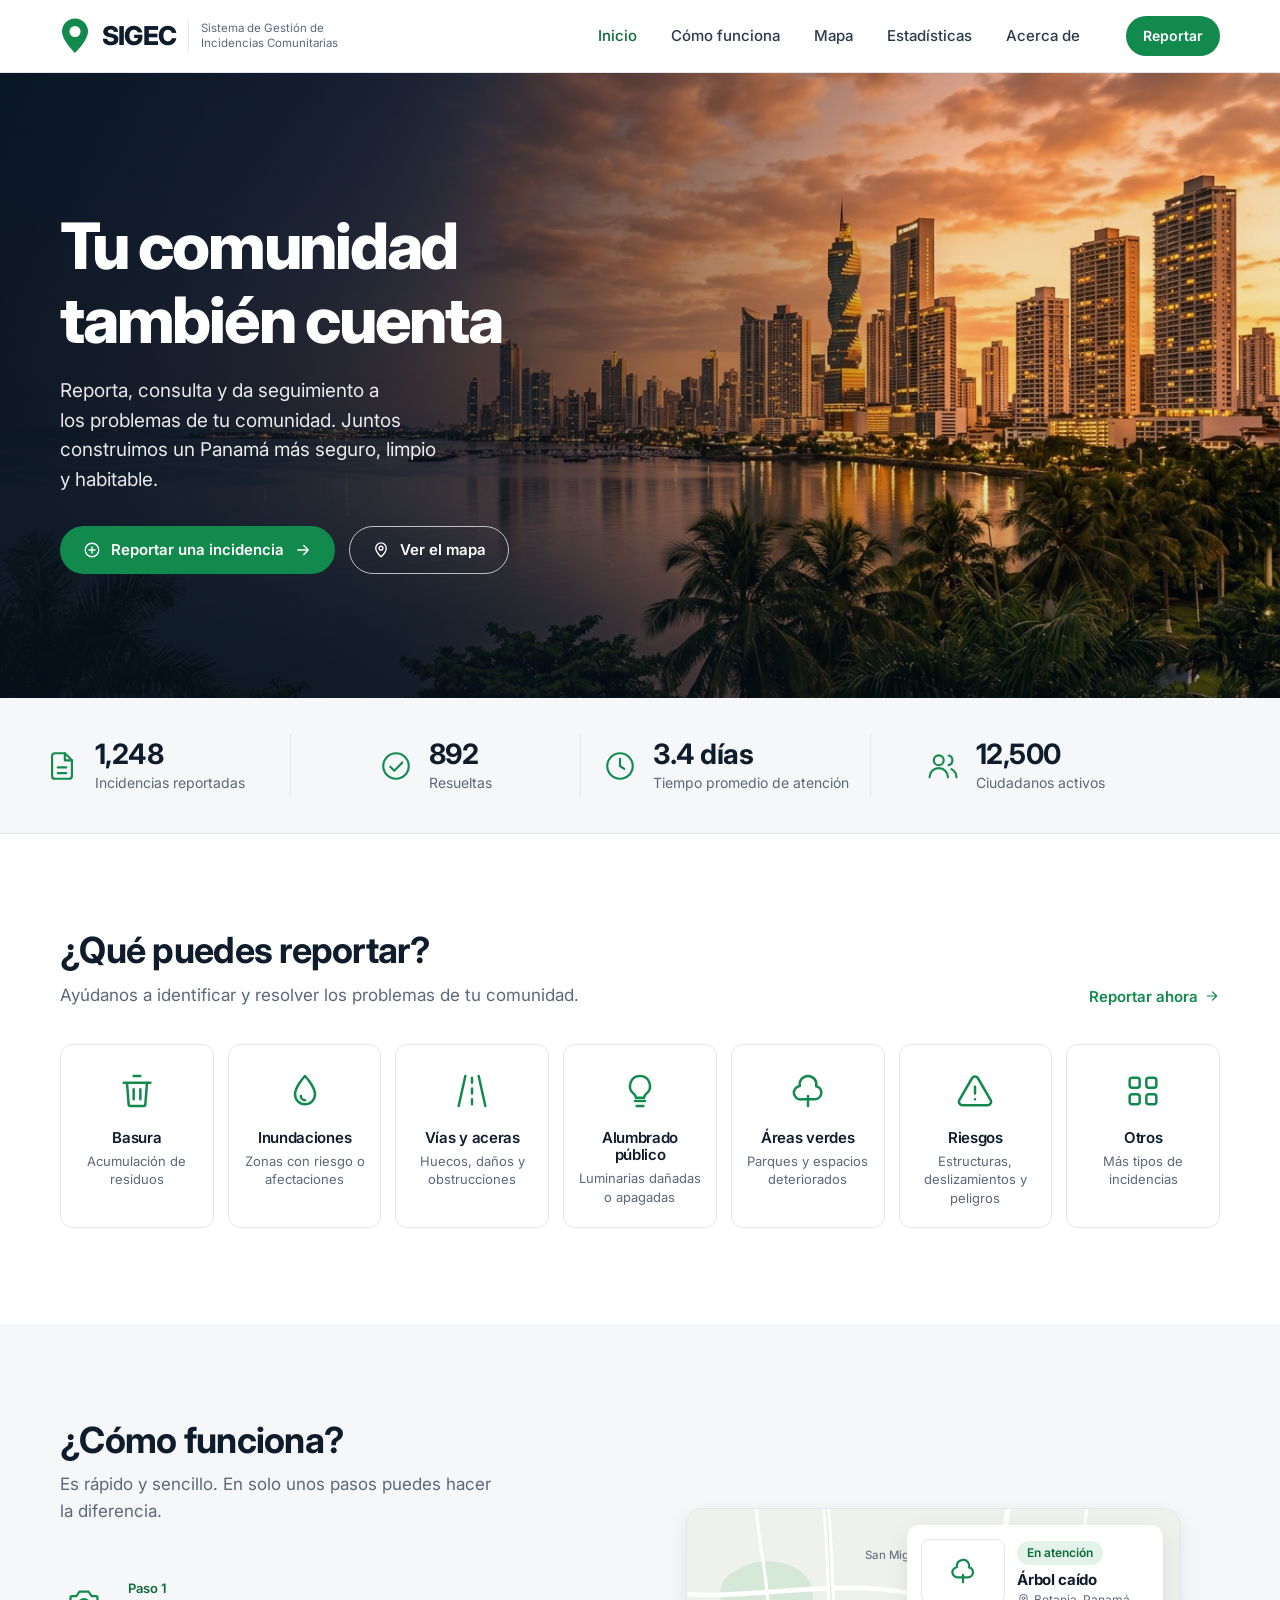
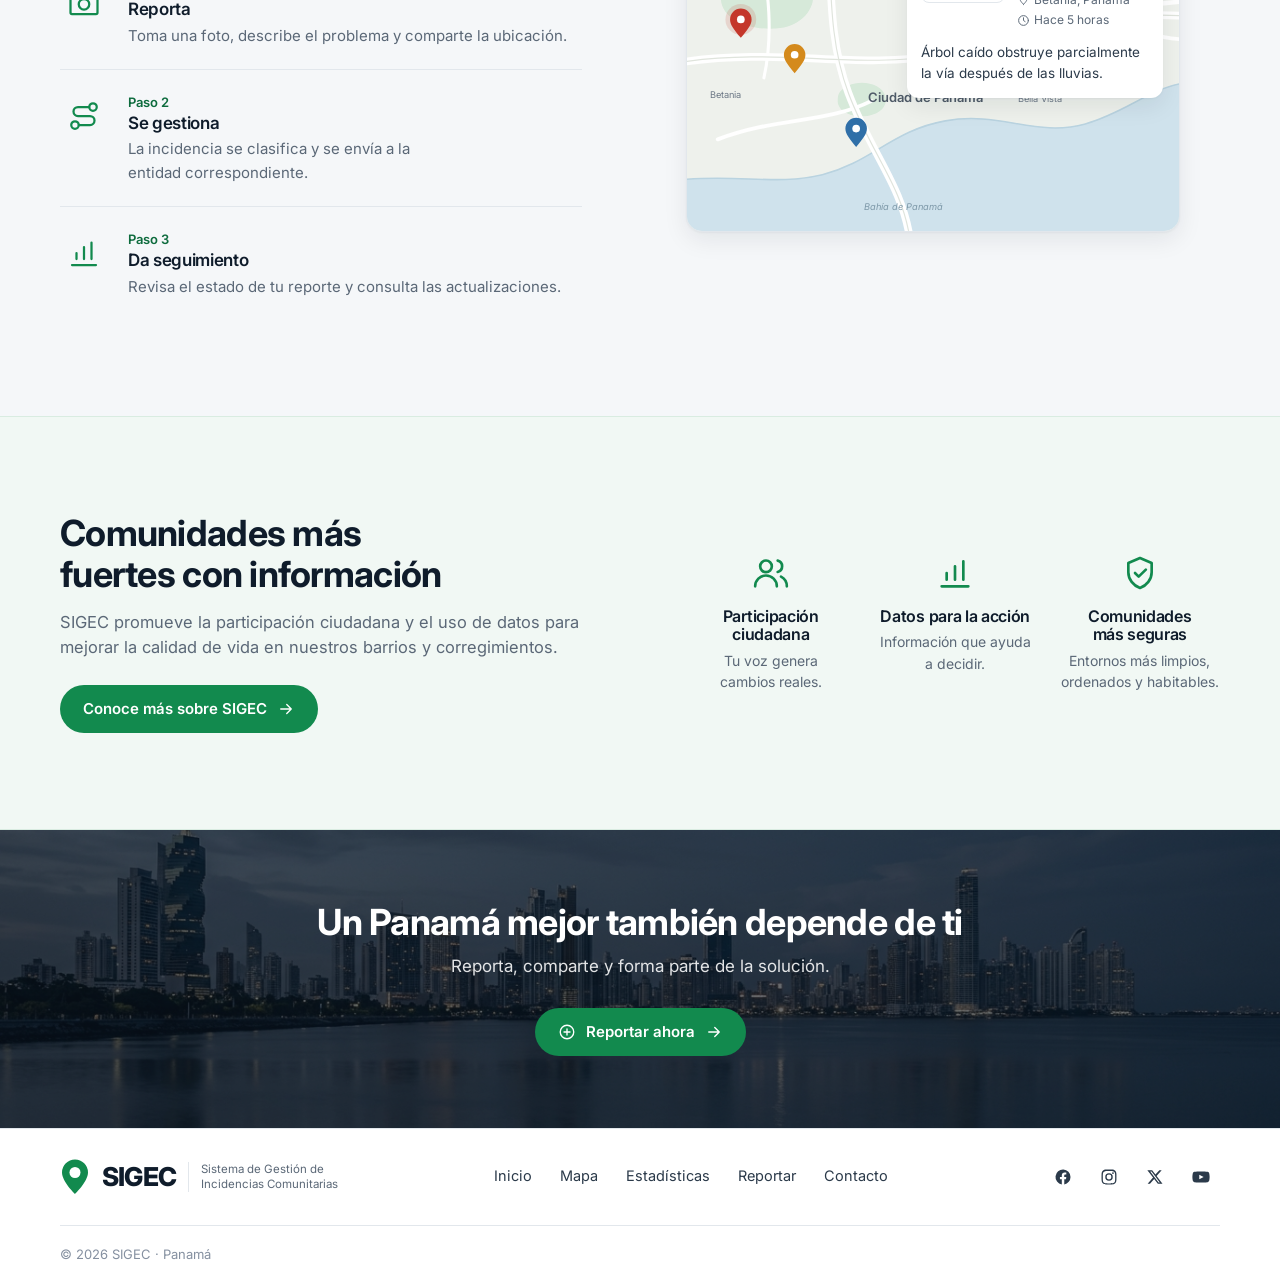
<file: index.html>
﻿<!doctype html>
<html lang="es">
<head>
  <meta charset="utf-8">
  <meta name="viewport" content="width=device-width, initial-scale=1">
  <title>SIGEC · Sistema de Gestión de Incidencias Comunitarias</title>
  <meta name="description" content="Reporta, consulta y da seguimiento a los problemas de tu comunidad en Panamá.">
  <meta name="theme-color" content="#128a4e">
  <link rel="icon" href="assets/favicon.svg" type="image/svg+xml">
  <link rel="preconnect" href="https://fonts.googleapis.com">
  <link rel="preconnect" href="https://fonts.gstatic.com" crossorigin>
  <link href="https://fonts.googleapis.com/css2?family=Inter:wght@400;500;600;700;800&display=swap" rel="stylesheet">
  <link rel="preload" as="image" href="assets/hero.jpg" fetchpriority="high">
  <link rel="stylesheet" href="css/styles.css">
</head>
<body>

  <!-- Iconos (sprite SVG) -->
  <svg width="0" height="0" style="position:absolute" aria-hidden="true">
    <symbol id="i-plus-circle" viewBox="0 0 24 24"><circle cx="12" cy="12" r="9"/><path d="M12 8v8M8 12h8"/></symbol>
    <symbol id="i-arrow" viewBox="0 0 24 24"><path d="M5 12h14M13 6l6 6-6 6"/></symbol>
    <symbol id="i-pin" viewBox="0 0 24 24"><path d="M12 21s-7-6.2-7-11.5a7 7 0 0 1 14 0C19 14.8 12 21 12 21z"/><circle cx="12" cy="9.5" r="2.5"/></symbol>
    <symbol id="i-doc" viewBox="0 0 24 24"><path d="M14 3H7a2 2 0 0 0-2 2v14a2 2 0 0 0 2 2h10a2 2 0 0 0 2-2V8z"/><path d="M14 3v5h5M9 13h6M9 17h6"/></symbol>
    <symbol id="i-check-circle" viewBox="0 0 24 24"><circle cx="12" cy="12" r="9"/><path d="m8 12.5 2.8 2.8L16.5 9.5"/></symbol>
    <symbol id="i-clock" viewBox="0 0 24 24"><circle cx="12" cy="12" r="9"/><path d="M12 7v5l3 2"/></symbol>
    <symbol id="i-users" viewBox="0 0 24 24"><circle cx="9" cy="8" r="3.5"/><path d="M2.5 20a6.5 6.5 0 0 1 13 0"/><path d="M16 4.6a3.5 3.5 0 0 1 0 6.8M18 14.2a6.5 6.5 0 0 1 3.5 5.8"/></symbol>
    <symbol id="i-trash" viewBox="0 0 24 24"><path d="M4 7h16M10 3h4M6 7l1 13a1 1 0 0 0 1 1h8a1 1 0 0 0 1-1l1-13M10 11v6M14 11v6"/></symbol>
    <symbol id="i-drop" viewBox="0 0 24 24"><path d="M12 3s6 6.4 6 11a6 6 0 0 1-12 0c0-4.6 6-11 6-11z"/><path d="M9.5 15a2.5 2.5 0 0 0 2.5 2.5"/></symbol>
    <symbol id="i-road" viewBox="0 0 24 24"><path d="M8 3 4 21M16 3l4 18M12 4v3M12 10.5v3M12 17v3"/></symbol>
    <symbol id="i-bulb" viewBox="0 0 24 24"><path d="M9 18h6M10 21h4"/><path d="M12 3a6 6 0 0 0-3.6 10.8c.8.6 1.1 1.4 1.1 2.2h5c0-.8.3-1.6 1.1-2.2A6 6 0 0 0 12 3z"/></symbol>
    <symbol id="i-tree" viewBox="0 0 24 24"><path d="M12 21v-6"/><path d="M12 3a5 5 0 0 0-4.9 6A4 4 0 0 0 8 17h8a4 4 0 0 0 .9-7.9A5 5 0 0 0 12 3z"/></symbol>
    <symbol id="i-alert" viewBox="0 0 24 24"><path d="M10.3 4.2 2.6 17.5A2 2 0 0 0 4.3 20.5h15.4a2 2 0 0 0 1.7-3L13.7 4.2a2 2 0 0 0-3.4 0z"/><path d="M12 9.5v4M12 17h.01"/></symbol>
    <symbol id="i-grid" viewBox="0 0 24 24"><rect x="4" y="4" width="6" height="6" rx="1.5"/><rect x="14" y="4" width="6" height="6" rx="1.5"/><rect x="4" y="14" width="6" height="6" rx="1.5"/><rect x="14" y="14" width="6" height="6" rx="1.5"/></symbol>
    <symbol id="i-camera" viewBox="0 0 24 24"><path d="M4 8h3l2-3h6l2 3h3a1 1 0 0 1 1 1v10a1 1 0 0 1-1 1H4a1 1 0 0 1-1-1V9a1 1 0 0 1 1-1z"/><circle cx="12" cy="13.5" r="3.5"/></symbol>
    <symbol id="i-route" viewBox="0 0 24 24"><circle cx="6" cy="18" r="2.5"/><circle cx="18" cy="6" r="2.5"/><path d="M8.5 18H16a3 3 0 0 0 0-6H8a3 3 0 0 1 0-6h7.5"/></symbol>
    <symbol id="i-chart" viewBox="0 0 24 24"><path d="M4 20h16M7 16v-4M12 16V8M17 16V5"/></symbol>
    <symbol id="i-shield" viewBox="0 0 24 24"><path d="M12 3 5 6v5.5c0 4.3 3 8 7 9.5 4-1.5 7-5.2 7-9.5V6z"/><path d="m9 12 2.2 2.2L15.5 10"/></symbol>
    <symbol id="i-menu" viewBox="0 0 24 24"><path d="M4 7h16M4 12h16M4 17h16"/></symbol>
  </svg>

  <header class="site-header">
    <div class="container site-header__inner">
      <a href="index.html" class="brand" aria-label="SIGEC, inicio">
        <svg class="brand__mark" viewBox="0 0 30 36" aria-hidden="true">
          <path d="M15 35S2 22.6 2 13.5a13 13 0 0 1 26 0C28 22.6 15 35 15 35z" fill="#128a4e"/>
          <circle cx="15" cy="13.5" r="5.5" fill="#fff"/>
        </svg>
        <span class="brand__name">SIGEC</span>
        <span class="brand__tag">Sistema de Gestión de Incidencias Comunitarias</span>
      </a>

      <button class="nav-toggle" type="button" aria-expanded="false" aria-controls="main-nav" aria-label="Abrir menú">
        <svg class="icon"><use href="#i-menu"/></svg>
      </button>

      <nav class="main-nav" id="main-nav" aria-label="Principal">
        <ul>
          <li><a href="#inicio" aria-current="page">Inicio</a></li>
          <li><a href="#como-funciona">Cómo funciona</a></li>
          <li><a href="#mapa">Mapa</a></li>
          <li><a href="#estadisticas">Estadísticas</a></li>
          <li><a href="#acerca">Acerca de</a></li>
        </ul>
      </nav>

      <a href="reportar.html" class="btn btn--primary btn--sm header-cta">Reportar</a>
    </div>
  </header>

  <main>
    <!-- Hero -->
    <section class="hero" id="inicio">
      <img class="hero__bg" src="assets/hero.jpg" alt="" width="1376" height="768" fetchpriority="high">
      <div class="container">
        <div class="hero__content">
          <h1>Tu comunidad también cuenta</h1>
          <p>Reporta, consulta y da seguimiento a los problemas de tu comunidad. Juntos construimos un Panamá más seguro, limpio y habitable.</p>
          <div class="hero__actions">
            <a href="reportar.html" class="btn btn--primary">
              <svg class="icon"><use href="#i-plus-circle"/></svg>
              Reportar una incidencia
              <svg class="icon arrow"><use href="#i-arrow"/></svg>
            </a>
            <a href="#mapa" class="btn btn--ghost-light">
              <svg class="icon"><use href="#i-pin"/></svg>
              Ver el mapa
            </a>
          </div>
        </div>
      </div>
    </section>

    <!-- Estadísticas -->
    <section class="stats" id="estadisticas" aria-label="Estadísticas">
      <dl class="container stats__grid">
        <div class="stat">
          <svg class="icon"><use href="#i-doc"/></svg>
          <div><dt>Incidencias reportadas</dt><dd>1,248</dd></div>
        </div>
        <div class="stat">
          <svg class="icon"><use href="#i-check-circle"/></svg>
          <div><dt>Resueltas</dt><dd>892</dd></div>
        </div>
        <div class="stat">
          <svg class="icon"><use href="#i-clock"/></svg>
          <div><dt>Tiempo promedio de atención</dt><dd>3.4 días</dd></div>
        </div>
        <div class="stat">
          <svg class="icon"><use href="#i-users"/></svg>
          <div><dt>Ciudadanos activos</dt><dd>12,500</dd></div>
        </div>
      </dl>
    </section>

    <!-- Categorías -->
    <section class="section">
      <div class="container">
        <div class="section__head">
          <div>
            <h2 class="section__title">¿Qué puedes reportar?</h2>
            <p class="section__lead">Ayúdanos a identificar y resolver los problemas de tu comunidad.</p>
          </div>
          <a href="reportar.html" class="link-arrow">Reportar ahora <svg class="icon"><use href="#i-arrow"/></svg></a>
        </div>

        <ul class="categories">
          <li><a class="category" href="reportar.html?categoria=basura">
            <span class="category__icon"><svg class="icon"><use href="#i-trash"/></svg></span>
            <h3>Basura</h3><p>Acumulación de residuos</p></a></li>
          <li><a class="category" href="reportar.html?categoria=inundaciones">
            <span class="category__icon"><svg class="icon"><use href="#i-drop"/></svg></span>
            <h3>Inundaciones</h3><p>Zonas con riesgo o afectaciones</p></a></li>
          <li><a class="category" href="reportar.html?categoria=vias">
            <span class="category__icon"><svg class="icon"><use href="#i-road"/></svg></span>
            <h3>Vías y aceras</h3><p>Huecos, daños y obstrucciones</p></a></li>
          <li><a class="category" href="reportar.html?categoria=alumbrado">
            <span class="category__icon"><svg class="icon"><use href="#i-bulb"/></svg></span>
            <h3>Alumbrado público</h3><p>Luminarias dañadas o apagadas</p></a></li>
          <li><a class="category" href="reportar.html?categoria=areas-verdes">
            <span class="category__icon"><svg class="icon"><use href="#i-tree"/></svg></span>
            <h3>Áreas verdes</h3><p>Parques y espacios deteriorados</p></a></li>
          <li><a class="category" href="reportar.html?categoria=riesgos">
            <span class="category__icon"><svg class="icon"><use href="#i-alert"/></svg></span>
            <h3>Riesgos</h3><p>Estructuras, deslizamientos y peligros</p></a></li>
          <li><a class="category" href="reportar.html?categoria=otros">
            <span class="category__icon"><svg class="icon"><use href="#i-grid"/></svg></span>
            <h3>Otros</h3><p>Más tipos de incidencias</p></a></li>
        </ul>
      </div>
    </section>

    <!-- Cómo funciona + mapa -->
    <section class="section section--soft" id="como-funciona">
      <div class="container how">
        <div>
          <h2 class="section__title">¿Cómo funciona?</h2>
          <p class="section__lead">Es rápido y sencillo. En solo unos pasos puedes hacer la diferencia.</p>
          <ol class="steps">
            <li class="step">
              <span class="step__icon"><svg class="icon"><use href="#i-camera"/></svg></span>
              <div><span class="step__label">Paso 1</span><h3>Reporta</h3><p>Toma una foto, describe el problema y comparte la ubicación.</p></div>
            </li>
            <li class="step">
              <span class="step__icon"><svg class="icon"><use href="#i-route"/></svg></span>
              <div><span class="step__label">Paso 2</span><h3>Se gestiona</h3><p>La incidencia se clasifica y se envía a la entidad correspondiente.</p></div>
            </li>
            <li class="step">
              <span class="step__icon"><svg class="icon"><use href="#i-chart"/></svg></span>
              <div><span class="step__label">Paso 3</span><h3>Da seguimiento</h3><p>Revisa el estado de tu reporte y consulta las actualizaciones.</p></div>
            </li>
          </ol>
        </div>

        <figure class="map-card" id="mapa" aria-label="Mapa de incidencias de ejemplo en Ciudad de Panamá">
          <svg viewBox="0 0 640 420" preserveAspectRatio="xMidYMid slice" aria-hidden="true">
            <rect width="640" height="420" fill="#eef1ec"/>
            <!-- Agua (bahía) -->
            <path d="M0 420V352c70-6 120 8 176-6 64-16 92-58 160-70 72-13 118 22 182 4 50-14 82-44 122-52V420z" fill="#cfe2ec"/>
            <path d="M0 352c70-6 120 8 176-6 64-16 92-58 160-70 72-13 118 22 182 4 50-14 82-44 122-52" fill="none" stroke="#b9d3e0" stroke-width="2"/>
            <!-- Parques -->
            <path d="M68 78c30-18 78-10 92 18s-8 58-44 60-70-12-72-38 6-30 24-40z" fill="#d6e9d9"/>
            <path d="M372 150c26-10 64-4 70 20s-16 40-44 40-48-14-46-32 6-22 20-28z" fill="#d6e9d9"/>
            <path d="M210 230c18-8 44-2 48 14s-12 26-30 26-32-8-32-20 4-14 14-20z" fill="#d6e9d9"/>
            <!-- Vías -->
            <g fill="none" stroke="#fff" stroke-linecap="round">
              <path d="M-10 200C120 180 220 210 330 190s210-60 320-50" stroke-width="10"/>
              <path d="M180 -10c10 90 0 170 30 250s70 120 80 190" stroke-width="10"/>
              <path d="M420 -10c-20 80 10 150-10 220" stroke-width="7"/>
              <path d="M-10 110c90 10 200-20 300 0s180 30 360 10" stroke-width="6"/>
              <path d="M40 300c80-30 140-20 200-50" stroke-width="5"/>
              <path d="M300 40c60 30 120 30 200 70s100 60 150 60" stroke-width="5"/>
              <path d="M90 -10c0 60 30 140 10 230" stroke-width="4"/>
              <path d="M520 0c-10 60 10 120 0 200" stroke-width="4"/>
            </g>
            <g fill="none" stroke="#dfe4dc" stroke-width="1.5">
              <path d="M-10 200C120 180 220 210 330 190s210-60 320-50"/>
              <path d="M180 -10c10 90 0 170 30 250s70 120 80 190"/>
            </g>
            <!-- Etiquetas -->
            <g font-family="Inter, system-ui, sans-serif" fill="#6b7785">
              <text x="232" y="66" font-size="15" font-weight="500">San Miguelito</text>
              <text x="236" y="252" font-size="17" font-weight="600" fill="#4f5b68">Ciudad de Panamá</text>
              <text x="30" y="246" font-size="12">Betania</text>
              <text x="430" y="252" font-size="12">Bella Vista</text>
              <text x="230" y="392" font-size="12" fill="#7d98a8" font-style="italic">Bahía de Panamá</text>
            </g>
            <!-- Marcadores -->
            <g>
              <g transform="translate(318 120)"><path d="M0 0c-9-11-14-17-14-24a14 14 0 0 1 28 0c0 7-5 13-14 24z" fill="#128a4e"/><circle cy="-24" r="5" fill="#fff"/></g>
              <g transform="translate(140 214)"><path d="M0 0c-9-11-14-17-14-24a14 14 0 0 1 28 0c0 7-5 13-14 24z" fill="#d48a1c"/><circle cy="-24" r="5" fill="#fff"/></g>
              <g transform="translate(390 196)"><path d="M0 0c-9-11-14-17-14-24a14 14 0 0 1 28 0c0 7-5 13-14 24z" fill="#128a4e"/><circle cy="-24" r="5" fill="#fff"/></g>
              <g transform="translate(220 310)"><path d="M0 0c-9-11-14-17-14-24a14 14 0 0 1 28 0c0 7-5 13-14 24z" fill="#2f6fa8"/><circle cy="-24" r="5" fill="#fff"/></g>
              <g transform="translate(70 168)">
                <circle r="20" cy="-24" fill="#c4372b" opacity=".15"/>
                <path d="M0 0c-9-11-14-17-14-24a14 14 0 0 1 28 0c0 7-5 13-14 24z" fill="#c4372b"/><circle cy="-24" r="5" fill="#fff"/>
              </g>
            </g>
          </svg>

          <figcaption class="map-detail">
            <div class="map-detail__top">
              <span class="map-detail__thumb" style="display:grid;place-items:center;color:#128a4e">
                <svg class="icon" style="width:30px;height:30px"><use href="#i-tree"/></svg>
              </span>
              <div>
                <span class="badge">En atención</span>
                <h3>Árbol caído</h3>
                <span class="map-detail__meta"><svg class="icon"><use href="#i-pin"/></svg>Betania, Panamá</span>
                <span class="map-detail__meta"><svg class="icon"><use href="#i-clock"/></svg>Hace 5 horas</span>
              </div>
            </div>
            <p>Árbol caído obstruye parcialmente la vía después de las lluvias.</p>
          </figcaption>
        </figure>
      </div>
    </section>

    <!-- Comunidades -->
    <section class="section community" id="acerca">
      <div class="container community__grid">
        <div>
          <h2 class="section__title">Comunidades más fuertes con información</h2>
          <p class="lead">SIGEC promueve la participación ciudadana y el uso de datos para mejorar la calidad de vida en nuestros barrios y corregimientos.</p>
          <a href="#como-funciona" class="btn btn--primary">Conoce más sobre SIGEC <svg class="icon arrow"><use href="#i-arrow"/></svg></a>
        </div>
        <ul class="pillars">
          <li class="pillar"><svg class="icon"><use href="#i-users"/></svg><h3>Participación ciudadana</h3><p>Tu voz genera cambios reales.</p></li>
          <li class="pillar"><svg class="icon"><use href="#i-chart"/></svg><h3>Datos para la acción</h3><p>Información que ayuda a decidir.</p></li>
          <li class="pillar"><svg class="icon"><use href="#i-shield"/></svg><h3>Comunidades más seguras</h3><p>Entornos más limpios, ordenados y habitables.</p></li>
        </ul>
      </div>
    </section>

    <!-- CTA final -->
    <section class="cta-band">
      <img src="assets/cta.jpg" alt="" loading="lazy" decoding="async">
      <div class="container cta-band__inner">
        <h2>Un Panamá mejor también depende de ti</h2>
        <p>Reporta, comparte y forma parte de la solución.</p>
        <a href="reportar.html" class="btn btn--primary">
          <svg class="icon"><use href="#i-plus-circle"/></svg>
          Reportar ahora
          <svg class="icon arrow"><use href="#i-arrow"/></svg>
        </a>
      </div>
    </section>
  </main>

  <footer class="site-footer">
    <div class="container site-footer__inner">
      <a href="index.html" class="brand" aria-label="SIGEC, inicio">
        <svg class="brand__mark" viewBox="0 0 30 36" aria-hidden="true">
          <path d="M15 35S2 22.6 2 13.5a13 13 0 0 1 26 0C28 22.6 15 35 15 35z" fill="#128a4e"/>
          <circle cx="15" cy="13.5" r="5.5" fill="#fff"/>
        </svg>
        <span class="brand__name">SIGEC</span>
        <span class="brand__tag">Sistema de Gestión de Incidencias Comunitarias</span>
      </a>
      <nav class="footer-nav" aria-label="Pie de página">
        <a href="#inicio">Inicio</a>
        <a href="#mapa">Mapa</a>
        <a href="#estadisticas">Estadísticas</a>
        <a href="reportar.html">Reportar</a>
        <a href="#acerca">Contacto</a>
      </nav>
      <div class="social">
        <a href="#" aria-label="Facebook"><svg viewBox="0 0 24 24"><path d="M22 12a10 10 0 1 0-11.6 9.9v-7H7.9V12h2.5V9.8c0-2.5 1.5-3.9 3.8-3.9 1.1 0 2.2.2 2.2.2v2.5h-1.2c-1.2 0-1.6.8-1.6 1.6V12h2.8l-.4 2.9h-2.3v7A10 10 0 0 0 22 12z"/></svg></a>
        <a href="#" aria-label="Instagram"><svg viewBox="0 0 24 24"><path d="M12 7a5 5 0 1 0 0 10 5 5 0 0 0 0-10zm0 8.2a3.2 3.2 0 1 1 0-6.4 3.2 3.2 0 0 1 0 6.4zM17.3 5.5a1.2 1.2 0 1 0 0 2.4 1.2 1.2 0 0 0 0-2.4zM21.9 7.9c-.1-1.6-.4-3-1.6-4.2S17.7 2.2 16.1 2.1C14.4 2 9.6 2 7.9 2.1c-1.6.1-3 .4-4.2 1.6S2.2 6.3 2.1 7.9C2 9.6 2 14.4 2.1 16.1c.1 1.6.4 3 1.6 4.2s2.6 1.5 4.2 1.6c1.7.1 6.5.1 8.2 0 1.6-.1 3-.4 4.2-1.6s1.5-2.6 1.6-4.2c.1-1.7.1-6.5 0-8.2zm-2.1 10.3a3.3 3.3 0 0 1-1.9 1.9c-1.3.5-4.4.4-5.9.4s-4.6.1-5.9-.4a3.3 3.3 0 0 1-1.9-1.9c-.5-1.3-.4-4.4-.4-5.9s-.1-4.6.4-5.9a3.3 3.3 0 0 1 1.9-1.9c1.3-.5 4.4-.4 5.9-.4s4.6-.1 5.9.4a3.3 3.3 0 0 1 1.9 1.9c.5 1.3.4 4.4.4 5.9s.1 4.6-.4 5.9z"/></svg></a>
        <a href="#" aria-label="X"><svg viewBox="0 0 24 24"><path d="M17.8 3h3.1l-6.8 7.7L22 21h-6.2l-4.9-6.4L5.3 21H2.2l7.2-8.3L1.8 3h6.4l4.4 5.8zm-1.1 16.2h1.7L7.4 4.7H5.6z"/></svg></a>
        <a href="#" aria-label="YouTube"><svg viewBox="0 0 24 24"><path d="M23 7.2a3 3 0 0 0-2.1-2.1C19 4.6 12 4.6 12 4.6s-7 0-8.9.5A3 3 0 0 0 1 7.2 31 31 0 0 0 .5 12a31 31 0 0 0 .5 4.8 3 3 0 0 0 2.1 2.1c1.9.5 8.9.5 8.9.5s7 0 8.9-.5a3 3 0 0 0 2.1-2.1 31 31 0 0 0 .5-4.8 31 31 0 0 0-.5-4.8zM9.7 15V9l5.8 3z"/></svg></a>
      </div>
    </div>
    <div class="container site-footer__legal">© 2026 SIGEC · Panamá</div>
  </footer>

  <script src="js/nav.js"></script>
</body>
</html>
</file>
<file: css/styles.css>
/* ==========================================================================
   SIGEC — Estilos globales
   ========================================================================== */

:root {
  --green-700: #0d6b3d;
  --green-600: #128a4e;
  --green-500: #16a05b;
  --green-100: #e3f3ea;
  --green-50: #f1f8f4;

  --ink-900: #0f1c2b;
  --ink-700: #2b3a4a;
  --ink-500: #5b6877;
  --ink-400: #8590a0;
  --line: #e2e7ec;
  --surface: #ffffff;
  --bg-soft: #f5f7f9;

  --danger: #c4372b;
  --danger-bg: #fdf0ee;

  --radius-sm: 8px;
  --radius: 12px;
  --radius-lg: 16px;
  --shadow-sm: 0 1px 2px rgb(15 28 43 / 0.06);
  --shadow: 0 1px 2px rgb(15 28 43 / 0.04), 0 8px 24px rgb(15 28 43 / 0.08);

  --container: 1160px;
  --font: "Inter", system-ui, -apple-system, "Segoe UI", Roboto, sans-serif;
}

*,
*::before,
*::after { box-sizing: border-box; }

html { scroll-behavior: smooth; scroll-padding-top: 88px; }
@media (prefers-reduced-motion: reduce) { html { scroll-behavior: auto; } }

body {
  margin: 0;
  font-family: var(--font);
  font-size: 16px;
  line-height: 1.55;
  color: var(--ink-700);
  background: var(--surface);
  -webkit-font-smoothing: antialiased;
  accent-color: var(--green-600);
}

img, svg { display: block; max-width: 100%; }
h1, h2, h3 { color: var(--ink-900); line-height: 1.15; margin: 0; text-wrap: balance; letter-spacing: -0.02em; }
p { margin: 0; text-wrap: pretty; }
a { color: inherit; text-decoration: none; }
button, input, select, textarea { font: inherit; color: inherit; }

:focus-visible { outline: 3px solid rgb(22 160 91 / 0.45); outline-offset: 2px; border-radius: 6px; }

.container { width: min(100% - 48px, var(--container)); margin-inline: auto; }
.visually-hidden {
  position: absolute; width: 1px; height: 1px; padding: 0; margin: -1px;
  overflow: hidden; clip: rect(0 0 0 0); white-space: nowrap; border: 0;
}
.icon { width: 20px; height: 20px; flex: none; fill: none; stroke: currentColor; stroke-width: 1.8; stroke-linecap: round; stroke-linejoin: round; }

/* ---------- Botones ---------- */
.btn {
  display: inline-flex; align-items: center; justify-content: center; gap: 10px;
  min-height: 48px; padding: 0 22px; border-radius: 999px; border: 1.5px solid transparent;
  font-weight: 600; font-size: 15px; cursor: pointer; white-space: nowrap;
  transition: background-color .18s, border-color .18s, color .18s, transform .18s;
}
.btn .icon { width: 18px; height: 18px; }
.btn--primary { background: var(--green-600); color: #fff; }
.btn--primary:hover { background: var(--green-700); }
.btn--ghost-light { border-color: rgb(255 255 255 / 0.7); color: #fff; }
.btn--ghost-light:hover { background: rgb(255 255 255 / 0.12); border-color: #fff; }
.btn--outline { border-color: var(--line); color: var(--ink-900); background: #fff; }
.btn--outline:hover { border-color: var(--ink-400); }
.btn--sm { min-height: 40px; padding: 0 16px; font-size: 14px; }
.btn:disabled { opacity: .6; cursor: progress; }
.btn .arrow { transition: transform .18s; }
.btn:hover .arrow { transform: translateX(3px); }

.link-arrow { display: inline-flex; align-items: center; gap: 6px; color: var(--green-600); font-weight: 600; font-size: 15px; }
.link-arrow .icon { width: 16px; height: 16px; transition: transform .18s; }
.link-arrow:hover .icon { transform: translateX(3px); }

/* ---------- Cabecera ---------- */
.site-header {
  position: sticky; top: 0; z-index: 50;
  background: rgb(255 255 255 / 0.92);
  backdrop-filter: saturate(160%) blur(10px);
  border-bottom: 1px solid var(--line);
}
.site-header__inner { display: flex; align-items: center; gap: 32px; height: 72px; }

.brand { display: flex; align-items: center; gap: 12px; }
.brand__mark { width: 30px; height: 36px; }
.brand__name { font-size: 26px; font-weight: 800; letter-spacing: -0.03em; color: var(--ink-900); }
.brand__tag { font-size: 11.5px; line-height: 1.3; color: var(--ink-500); max-width: 150px; padding-left: 12px; border-left: 1px solid var(--line); }

.main-nav { margin-left: auto; }
.main-nav ul { display: flex; gap: 6px; list-style: none; margin: 0; padding: 0; }
.main-nav a {
  display: block; padding: 8px 14px; font-size: 15px; font-weight: 500; color: var(--ink-700);
  border-radius: 8px; transition: color .15s, background-color .15s;
}
.main-nav a:hover { color: var(--ink-900); background: var(--bg-soft); }
.main-nav a[aria-current="page"] { color: var(--green-700); }

.nav-toggle { display: none; margin-left: auto; background: none; border: 1px solid var(--line); border-radius: 10px; width: 44px; height: 44px; cursor: pointer; align-items: center; justify-content: center; }

@media (max-width: 900px) {
  .brand__tag { display: none; }
  .header-cta { display: none; }
}
@media (max-width: 760px) {
  .nav-toggle { display: inline-flex; }
  .main-nav { position: absolute; top: 72px; left: 0; right: 0; background: #fff; border-bottom: 1px solid var(--line); display: none; }
  .main-nav.is-open { display: block; }
  .main-nav ul { flex-direction: column; padding: 12px 24px 20px; }
  .main-nav a { padding: 12px 8px; }
}

/* ---------- Hero ---------- */
.hero { position: relative; color: #fff; isolation: isolate; overflow: hidden; }
.hero__bg { position: absolute; inset: 0; z-index: -2; width: 100%; height: 100%; object-fit: cover; object-position: center right; }
.hero::before {
  content: ""; position: absolute; inset: 0; z-index: -1;
  background: linear-gradient(90deg, rgb(8 18 30 / 0.78) 0%, rgb(8 18 30 / 0.55) 40%, rgb(8 18 30 / 0.05) 75%),
              linear-gradient(0deg, rgb(8 18 30 / 0.35), transparent 40%);
}
.hero__content { padding: clamp(80px, 12vw, 136px) 0 clamp(80px, 11vw, 124px); max-width: 600px; }
.hero h1 { color: #fff; font-size: clamp(40px, 6vw, 64px); font-weight: 800; letter-spacing: -0.035em; }
.hero p { margin-top: 20px; font-size: clamp(17px, 1.6vw, 19px); color: rgb(255 255 255 / 0.9); max-width: 34ch; }
.hero__actions { display: flex; flex-wrap: wrap; gap: 14px; margin-top: 32px; }

/* ---------- Estadísticas ---------- */
.stats { background: var(--bg-soft); border-bottom: 1px solid var(--line); }
.stats__grid { display: grid; grid-template-columns: repeat(4, 1fr); padding: 36px 0; margin: 0; }
.stat { display: flex; align-items: center; justify-content: center; gap: 16px; padding: 4px 16px; } .stat + .stat { border-left: 1px solid var(--line); }
.stat .icon { width: 34px; height: 34px; color: var(--green-600); stroke-width: 1.5; }
.stat dd { margin: 0; font-size: 28px; font-weight: 700; color: var(--ink-900); letter-spacing: -0.02em; line-height: 1.2; }
.stat dt { font-size: 14px; color: var(--ink-500); }
.stat div { display: flex; flex-direction: column-reverse; }
@media (max-width: 760px) { .stats__grid { grid-template-columns: repeat(2, 1fr); row-gap: 28px; } .stat:nth-child(odd) { border-left: 0; } .stat { justify-content: flex-start; } }

/* ---------- Secciones ---------- */
.section { padding: clamp(64px, 8vw, 96px) 0; }
.section--soft { background: var(--bg-soft); }
.section__head { display: flex; align-items: flex-end; justify-content: space-between; gap: 24px; margin-bottom: 36px; }
.section__title { font-size: clamp(28px, 3.2vw, 36px); font-weight: 700; }
.section__lead { margin-top: 10px; color: var(--ink-500); font-size: 17px; }
@media (max-width: 640px) { .section__head { flex-direction: column; align-items: flex-start; } }

/* ---------- Categorías ---------- */
.categories { display: grid; grid-template-columns: repeat(7, 1fr); gap: 14px; list-style: none; margin: 0; padding: 0; }
.category {
  display: flex; flex-direction: column; align-items: center; text-align: center; gap: 6px; height: 100%;
  padding: 24px 12px 20px; background: #fff; border: 1px solid var(--line); border-radius: var(--radius);
  transition: border-color .18s, box-shadow .18s, transform .18s;
}
.category:hover { border-color: rgb(18 138 78 / 0.4); box-shadow: var(--shadow); transform: translateY(-2px); }
.category__icon { display: grid; place-items: center; height: 44px; color: var(--green-600); margin-bottom: 10px; }
.category__icon .icon { width: 40px; height: 40px; stroke-width: 1.5; }
.category h3 { font-size: 15px; font-weight: 600; }
.category p { font-size: 13px; color: var(--ink-500); line-height: 1.4; }
@media (max-width: 1080px) { .categories { grid-template-columns: repeat(4, 1fr); } }
@media (max-width: 560px) { .categories { grid-template-columns: repeat(2, 1fr); } }

/* ---------- Cómo funciona ---------- */
.how { display: grid; grid-template-columns: 1fr 1.1fr; gap: clamp(32px, 5vw, 64px); align-items: center; }
.steps { list-style: none; margin: 32px 0 0; padding: 0; display: grid; }
.step { display: grid; grid-template-columns: 48px 1fr; gap: 20px; align-items: start; padding: 22px 0; }
.step + .step { border-top: 1px solid var(--line); }
.step__icon { display: grid; place-items: center; width: 48px; height: 48px; color: var(--green-600); }
.step__icon .icon { width: 36px; height: 36px; stroke-width: 1.5; }
.step__label { display: block; font-size: 13px; font-weight: 600; color: var(--green-700); margin-bottom: 2px; }
.step h3 { font-size: 17px; font-weight: 600; }
.step p { color: var(--ink-500); margin-top: 4px; font-size: 15px; }

.map-card { position: relative; border-radius: var(--radius-lg); overflow: hidden; border: 1px solid var(--line); box-shadow: var(--shadow); background: #eef2ee; aspect-ratio: 16 / 10.5; }
.map-card > svg { width: 100%; height: 100%; }
.map-detail {
  position: absolute; right: 16px; top: 16px; width: min(270px, 52%);
  background: #fff; border-radius: var(--radius); box-shadow: var(--shadow); padding: 14px;
}
.map-detail__top { display: grid; grid-template-columns: 84px 1fr; gap: 12px; }
.map-detail__thumb { width: 84px; height: 64px; border-radius: 8px; object-fit: cover; background: #fff; border: 1px solid var(--line); }
.badge { display: inline-block; padding: 3px 10px; border-radius: 999px; font-size: 12px; font-weight: 600; background: var(--green-100); color: var(--green-700); }
.map-detail h3 { font-size: 15px; margin-top: 6px; }
.map-detail__meta { display: flex; align-items: center; gap: 4px; font-size: 12px; color: var(--ink-500); margin-top: 2px; }
.map-detail__meta .icon { width: 13px; height: 13px; }
.map-detail p { font-size: 13.5px; margin-top: 12px; color: var(--ink-700); }
.map-detail .btn { margin-top: 12px; }
@media (max-width: 960px) { .how { grid-template-columns: 1fr; } }
@media (max-width: 520px) {
  .map-card { aspect-ratio: auto; }
  .map-card > svg { aspect-ratio: 16 / 11; height: auto; }
  .map-detail { position: static; width: auto; box-shadow: none; border-top: 1px solid var(--line); border-radius: 0; }
}

/* ---------- Comunidades ---------- */
.community { background: var(--green-50); border-block: 1px solid #d9ece1; }
.community__grid { display: grid; grid-template-columns: 1.1fr 1fr; gap: 48px; align-items: center; }
.community p.lead { margin-top: 14px; color: var(--ink-500); font-size: 16.5px; max-width: 52ch; }
.community .btn { margin-top: 24px; }
.pillars { display: grid; grid-template-columns: repeat(3, 1fr); gap: 24px; list-style: none; margin: 0; padding: 0; text-align: center; }
.pillar .icon { width: 40px; height: 40px; margin: 0 auto 14px; color: var(--green-600); stroke-width: 1.6; }
.pillar h3 { font-size: 16px; font-weight: 600; }
.pillar p { font-size: 14px; color: var(--ink-500); margin-top: 6px; }
@media (max-width: 900px) { .community__grid { grid-template-columns: 1fr; } }
@media (max-width: 520px) { .pillars { grid-template-columns: 1fr; } }

/* ---------- CTA final ---------- */
.cta-band { position: relative; isolation: isolate; color: #fff; text-align: center; overflow: hidden; }
.cta-band img { position: absolute; inset: 0; z-index: -2; width: 100%; height: 100%; object-fit: cover; }
.cta-band::before { content: ""; position: absolute; inset: 0; z-index: -1; background: rgb(10 22 36 / 0.6); }
.cta-band__inner { padding: 72px 0; }
.cta-band h2 { color: #fff; font-size: clamp(26px, 3.2vw, 36px); }
.cta-band p { margin-top: 10px; color: rgb(255 255 255 / 0.88); font-size: 17px; }
.cta-band .btn { margin-top: 28px; }

/* ---------- Pie ---------- */
.site-footer { border-top: 1px solid var(--line); background: #fff; }
.site-footer__inner { display: flex; align-items: center; gap: 32px; flex-wrap: wrap; padding: 28px 0; }
.footer-nav { display: flex; gap: 28px; flex-wrap: wrap; margin-left: auto; font-size: 14.5px; }
.footer-nav a:hover { color: var(--green-700); }
.social { display: flex; gap: 8px; margin-left: auto; }
.social a { display: grid; place-items: center; width: 38px; height: 38px; border-radius: 50%; color: var(--ink-700); transition: background-color .15s, color .15s; }
.social a:hover { background: var(--bg-soft); color: var(--ink-900); }
.social svg { width: 18px; height: 18px; fill: currentColor; }
.site-footer__legal { border-top: 1px solid var(--line); padding: 18px 0; font-size: 13px; color: var(--ink-400); }
@media (max-width: 860px) { .footer-nav, .social { margin-left: 0; } }

/* ==========================================================================
   Página de reporte
   ========================================================================== */
.report-page { background: var(--bg-soft); min-height: 100vh; }
.report { padding: 48px 0 96px; }
.report__wrap { width: min(100% - 48px, 760px); margin-inline: auto; }
.back-link { display: inline-flex; align-items: center; gap: 6px; font-size: 14.5px; font-weight: 500; color: var(--ink-500); }
.back-link:hover { color: var(--ink-900); }
.back-link .icon { width: 16px; height: 16px; }
.report__head { margin: 20px 0 28px; }
.report__head h1 { font-size: clamp(28px, 4vw, 38px); font-weight: 800; }
.report__head p { margin-top: 10px; color: var(--ink-500); font-size: 17px; }

.card { background: #fff; border: 1px solid var(--line); border-radius: var(--radius-lg); box-shadow: var(--shadow-sm); }
.form-section { padding: 32px clamp(24px, 4.5vw, 40px) 36px; border: 0; margin: 0; min-width: 0; }
.form-section + .form-section { border-top: 1px solid var(--line); }
/* float saca la leyenda del borde del fieldset para que respete el padding */
.form-section__title { float: left; width: 100%; padding: 0; margin: 0 0 6px; font-size: 19px; font-weight: 700; color: var(--ink-900); letter-spacing: -0.01em; }
.form-section__step { display: block; margin-bottom: 6px; font-size: 13px; font-weight: 600; color: var(--green-700); letter-spacing: 0; }
.form-section__hint { clear: both; color: var(--ink-500); font-size: 14.5px; margin: 0 0 20px; }
.optional { font-size: 14px; font-weight: 500; color: var(--ink-400); }

/* Categorías seleccionables */
.choice-grid { display: grid; grid-template-columns: repeat(auto-fill, minmax(150px, 1fr)); gap: 10px; }
.choice { position: relative; }
.choice input { position: absolute; opacity: 0; inset: 0; margin: 0; cursor: pointer; }
.choice label {
  display: flex; align-items: center; gap: 10px; height: 100%;
  padding: 14px; border: 1.5px solid var(--line); border-radius: var(--radius); cursor: pointer;
  font-size: 14.5px; font-weight: 500; color: var(--ink-900); background: #fff;
  transition: border-color .15s, background-color .15s;
}
.choice label .icon { color: var(--green-600); width: 22px; height: 22px; }
.choice:hover label { border-color: var(--ink-400); }
.choice input:checked + label { border-color: var(--green-600); background: var(--green-50); box-shadow: inset 0 0 0 1px var(--green-600); }
.choice input:focus-visible + label { outline: 3px solid rgb(22 160 91 / 0.45); outline-offset: 2px; }

/* Campos */
.field { display: grid; gap: 8px; }
.field + .field, .field-row + .field, .field + .field-row { margin-top: 18px; }
.field-row { display: grid; grid-template-columns: 1fr 1fr; gap: 16px; }
@media (max-width: 560px) { .field-row { grid-template-columns: 1fr; } }
.field label, .field .label { font-size: 14.5px; font-weight: 600; color: var(--ink-900); }
.input {
  width: 100%; min-height: 48px; padding: 12px 14px; border: 1.5px solid var(--line); border-radius: var(--radius-sm);
  background: #fff; transition: border-color .15s, box-shadow .15s;
}
textarea.input { min-height: 132px; resize: vertical; line-height: 1.5; }
.input::placeholder { color: var(--ink-400); }
.input:hover { border-color: #cbd3db; }
.input:focus { outline: none; border-color: var(--green-600); box-shadow: 0 0 0 3px rgb(22 160 91 / 0.18); }
.input:user-invalid, .input[aria-invalid="true"] { border-color: var(--danger); }
.field__foot { display: flex; justify-content: space-between; gap: 12px; font-size: 13px; color: var(--ink-400); }
.error { display: none; align-items: center; gap: 6px; font-size: 13.5px; color: var(--danger); font-weight: 500; }
.error.is-visible { display: flex; }
.error .icon { width: 15px; height: 15px; }

.input-group { display: flex; gap: 10px; }

/* Mapa de ubicación del reporte */
.location-map { margin-top: 22px; border: 1px solid var(--line); border-radius: var(--radius); overflow: hidden; background: #fff; }
.location-map__head { display: flex; align-items: flex-start; justify-content: space-between; gap: 16px; padding: 18px 18px 14px; }
.location-map__head h3 { font-size: 16px; font-weight: 700; }
.location-map__head p { margin-top: 4px; color: var(--ink-500); font-size: 13.5px; line-height: 1.45; }
.location-map__reset { flex: none; padding: 0; border: 0; background: transparent; color: var(--green-700); font-size: 13px; font-weight: 600; cursor: pointer; }
.location-map__reset:hover { text-decoration: underline; }
.location-map__selectors { display: grid; grid-template-columns: repeat(3, minmax(0, 1fr)); gap: 10px; padding: 0 18px 18px; }
.location-map__selectors .field { gap: 6px; }
.location-map__selectors .input { min-height: 42px; padding: 9px 30px 9px 10px; font-size: 13px; }
.location-map__selectors .input:disabled { color: var(--ink-400); background: var(--bg-soft); cursor: not-allowed; }
.location-map__canvas-wrap { position: relative; border-top: 1px solid var(--line); background: #edf7f1; }
.location-map__canvas { width: 100%; height: 390px; background: #edf7f1; z-index: 1; }
.location-map__loading, .location-map__error { position: absolute; inset: 0; z-index: 3; display: grid; place-items: center; padding: 28px; text-align: center; background: #f4faf6; color: var(--green-700); font-size: 14px; font-weight: 600; }
.location-map__error { color: var(--danger); background: #fff; }
.location-map__loading[hidden], .location-map__error[hidden] { display: none; }
.location-map__level { position: absolute; z-index: 2; top: 12px; left: 50px; max-width: calc(100% - 64px); padding: 8px 11px; border: 1px solid rgb(18 138 78 / .2); border-radius: 8px; background: rgb(255 255 255 / .94); box-shadow: var(--shadow-sm); color: var(--ink-900); font-size: 12.5px; font-weight: 600; pointer-events: none; }
.location-map__help { padding: 12px 18px; color: var(--ink-500); background: #fbfcfd; font-size: 12.5px; border-top: 1px solid var(--line); }
.location-map__help.is-ready { color: var(--green-700); font-weight: 600; }
.location-map .leaflet-container { font-family: inherit; }
.location-map .leaflet-control-zoom a { color: var(--green-700); }
.report-location-marker { background: transparent; border: 0; }
.report-location-marker__pin { position: relative; display: block; width: 30px; height: 30px; border: 3px solid #fff; border-radius: 50% 50% 50% 0; background: var(--green-600); box-shadow: 0 5px 14px rgb(12 75 44 / .32); transform: rotate(-45deg); }
.report-location-marker__pin::after { content: ''; position: absolute; width: 8px; height: 8px; inset: 8px; border-radius: 50%; background: #fff; }
@media (max-width: 680px) {
  .location-map__selectors { grid-template-columns: 1fr; }
  .location-map__canvas { height: 340px; }
  .location-map__level { left: 12px; top: 52px; max-width: calc(100% - 24px); }
}
.input-group .input { flex: 1; }
.btn-locate {
  display: inline-flex; align-items: center; gap: 8px; padding: 0 16px; min-height: 48px; flex: none;
  border: 1.5px solid var(--line); border-radius: var(--radius-sm); background: #fff; cursor: pointer;
  font-weight: 600; font-size: 14.5px; color: var(--green-700); transition: border-color .15s, background-color .15s;
}
.btn-locate:hover { border-color: var(--green-600); background: var(--green-50); }
.btn-locate .icon { width: 18px; height: 18px; }
.locate-status { font-size: 13px; color: var(--ink-500); }
@media (max-width: 520px) { .input-group { flex-direction: column; } }

/* Subida de imágenes */
.dropzone {
  position: relative; display: grid; place-items: center; text-align: center; gap: 6px;
  padding: 32px 20px; border: 1.5px dashed #c5ced7; border-radius: var(--radius); background: var(--bg-soft);
  cursor: pointer; transition: border-color .15s, background-color .15s;
}
.dropzone:hover, .dropzone.is-dragover { border-color: var(--green-600); background: var(--green-50); }
.dropzone:focus-within { outline: 3px solid rgb(22 160 91 / 0.45); outline-offset: 2px; }
.dropzone.is-invalid { border-color: var(--danger); background: var(--danger-bg); }
.dropzone input { position: absolute; inset: 0; opacity: 0; cursor: pointer; width: 100%; }
.dropzone__icon { display: grid; place-items: center; color: var(--green-600); margin-bottom: 8px; } .dropzone__icon .icon { width: 36px; height: 36px; stroke-width: 1.5; }
.dropzone__title { font-weight: 600; color: var(--ink-900); }
.dropzone__title span { color: var(--green-700); text-decoration: underline; text-underline-offset: 3px; }
.dropzone__meta { font-size: 13px; color: var(--ink-500); }

.previews { display: grid; grid-template-columns: repeat(auto-fill, minmax(116px, 1fr)); gap: 12px; list-style: none; margin: 16px 0 0; padding: 0; }
.previews:empty { display: none; }
.preview { position: relative; aspect-ratio: 1; border-radius: var(--radius-sm); overflow: hidden; border: 1px solid var(--line); background: var(--bg-soft); }
.preview img { width: 100%; height: 100%; object-fit: cover; }
.preview__name { position: absolute; left: 0; right: 0; bottom: 0; padding: 18px 8px 6px; font-size: 11.5px; color: #fff; background: linear-gradient(transparent, rgb(0 0 0 / 0.6)); white-space: nowrap; overflow: hidden; text-overflow: ellipsis; }
.preview__fallback { display: grid; place-items: center; height: 100%; color: var(--ink-400); }
.preview__remove {
  position: absolute; top: 6px; right: 6px; display: grid; place-items: center; width: 28px; height: 28px;
  border-radius: 50%; border: 0; background: rgb(255 255 255 / 0.95); color: var(--ink-900); cursor: pointer; box-shadow: var(--shadow-sm);
}
.preview__remove:hover { background: #fff; color: var(--danger); }
.preview__remove .icon { width: 15px; height: 15px; stroke-width: 2.2; }

.form-actions { display: flex; align-items: center; justify-content: space-between; gap: 16px; flex-wrap: wrap; padding: 22px clamp(20px, 4vw, 36px); border-top: 1px solid var(--line); background: #fbfcfd; border-radius: 0 0 var(--radius-lg) var(--radius-lg); }
.form-actions p { font-size: 13.5px; color: var(--ink-500); max-width: 40ch; }
.form-summary { margin: 0 clamp(20px, 4vw, 36px) 0; }
.alert { display: flex; gap: 10px; align-items: flex-start; padding: 12px 14px; border-radius: var(--radius-sm); background: var(--danger-bg); color: var(--danger); font-size: 14px; font-weight: 500; margin-top: 20px; }
.alert[hidden] { display: none; }

.spinner { width: 18px; height: 18px; border-radius: 50%; border: 2px solid rgb(255 255 255 / 0.4); border-top-color: #fff; animation: spin .8s linear infinite; }
@keyframes spin { to { transform: rotate(360deg); } }

/* Confirmación */
.success { text-align: center; padding: clamp(40px, 6vw, 64px) clamp(20px, 5vw, 56px); }
.success__icon { display: grid; place-items: center; width: 72px; height: 72px; margin: 0 auto 24px; border-radius: 50%; border: 2px solid var(--green-600); color: var(--green-600); }
.success__icon .icon { width: 34px; height: 34px; stroke-width: 2; }
.success h2 { font-size: clamp(26px, 3.5vw, 32px); }
.success > p { margin: 10px auto 0; color: var(--ink-500); max-width: 46ch; }
.ticket { display: inline-flex; flex-direction: column; gap: 4px; margin: 28px auto 0; padding: 16px 28px; border: 1px solid var(--line); border-radius: var(--radius); background: var(--bg-soft); }
.ticket span { font-size: 13px; color: var(--ink-500); }
.ticket strong { font-size: 22px; letter-spacing: 0.04em; color: var(--ink-900); font-variant-numeric: tabular-nums; }
.success__actions { display: flex; justify-content: center; gap: 12px; flex-wrap: wrap; margin-top: 32px; }
.success:focus { outline: none; }
</file>
